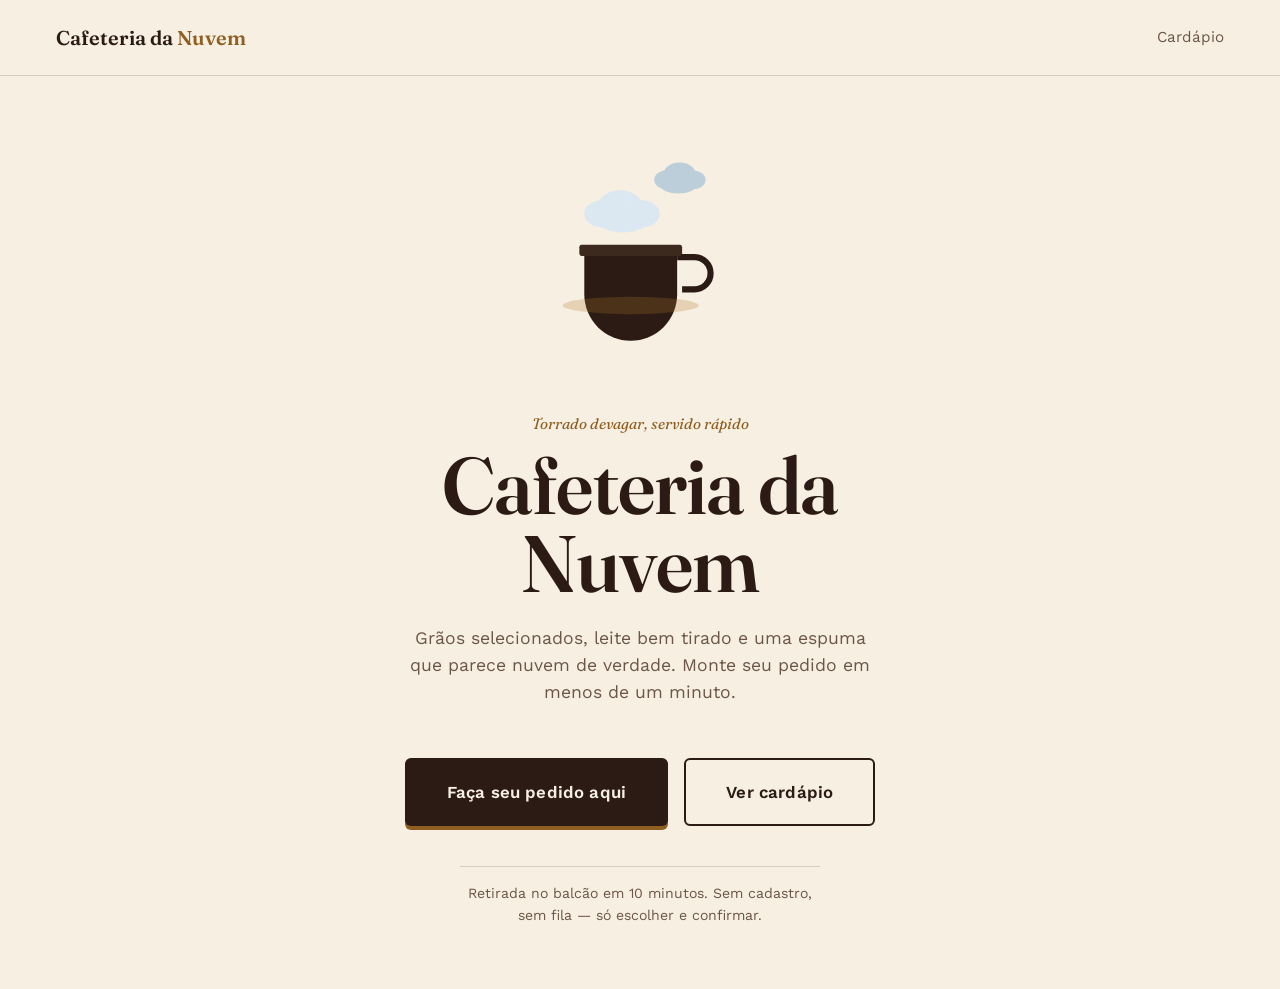
<file: index.html>
<!DOCTYPE html>
<html lang="pt-BR">
<head>
<meta charset="UTF-8">
<meta name="viewport" content="width=device-width, initial-scale=1.0">
<title>Cafeteria da Nuvem</title>
<meta name="description" content="Café de verdade, pedido em poucos cliques. Cafeteria da Nuvem.">
<link rel="icon" href="data:image/svg+xml,<svg xmlns=%22http://www.w3.org/2000/svg%22 viewBox=%220 0 100 100%22><text y=%22.9em%22 font-size=%2290%22>☁️</text></svg>">
<link rel="stylesheet" href="style.css">
</head>
<body>

<header class="topbar">
  <a class="brand" href="index.html">Cafeteria da <span>Nuvem</span></a>
  <nav>
    <a href="produtos.html">Cardápio</a>
  </nav>
</header>

<main class="hero">
  <div class="hero-art" aria-hidden="true">
    <svg viewBox="0 0 420 420" xmlns="http://www.w3.org/2000/svg">
      <!-- xícara -->
      <path d="M120 210 h150 v70 a75 75 0 0 1 -150 0 z" fill="#2b1b14"/>
      <path d="M270 220 h28 a26 26 0 0 1 0 52 h-20" fill="none" stroke="#2b1b14" stroke-width="10"/>
      <rect x="112" y="200" width="166" height="18" rx="4" fill="#3d2a1f"/>
      <!-- vapor em forma de nuvem -->
      <g fill="#dbe8f2" opacity="0.95">
        <ellipse cx="150" cy="150" rx="30" ry="22"/>
        <ellipse cx="178" cy="138" rx="36" ry="26"/>
        <ellipse cx="212" cy="150" rx="30" ry="22"/>
        <ellipse cx="182" cy="160" rx="42" ry="20"/>
      </g>
      <g fill="#8fb4d6" opacity="0.55">
        <ellipse cx="255" cy="95" rx="22" ry="16"/>
        <ellipse cx="274" cy="86" rx="26" ry="19"/>
        <ellipse cx="296" cy="95" rx="20" ry="15"/>
        <ellipse cx="272" cy="103" rx="30" ry="14"/>
      </g>
      <!-- pires -->
      <ellipse cx="195" cy="298" rx="110" ry="14" fill="#b3792f" opacity="0.25"/>
    </svg>
  </div>

  <div class="hero-copy">
    <p class="hero-kicker">Torrado devagar, servido rápido</p>
    <h1>Cafeteria da Nuvem</h1>
    <p class="lede">Grãos selecionados, leite bem tirado e uma espuma que parece nuvem de verdade. Monte seu pedido em menos de um minuto.</p>
    <div class="hero-actions">
      <a class="btn btn-primary" href="produtos.html">Faça seu pedido aqui</a>
      <a class="btn btn-ghost" href="produtos.html">Ver cardápio</a>
    </div>
    <p class="hero-note">Retirada no balcão em 10 minutos. Sem cadastro, sem fila — só escolher e confirmar.</p>
  </div>
</main>

</body>
</html>
</file>
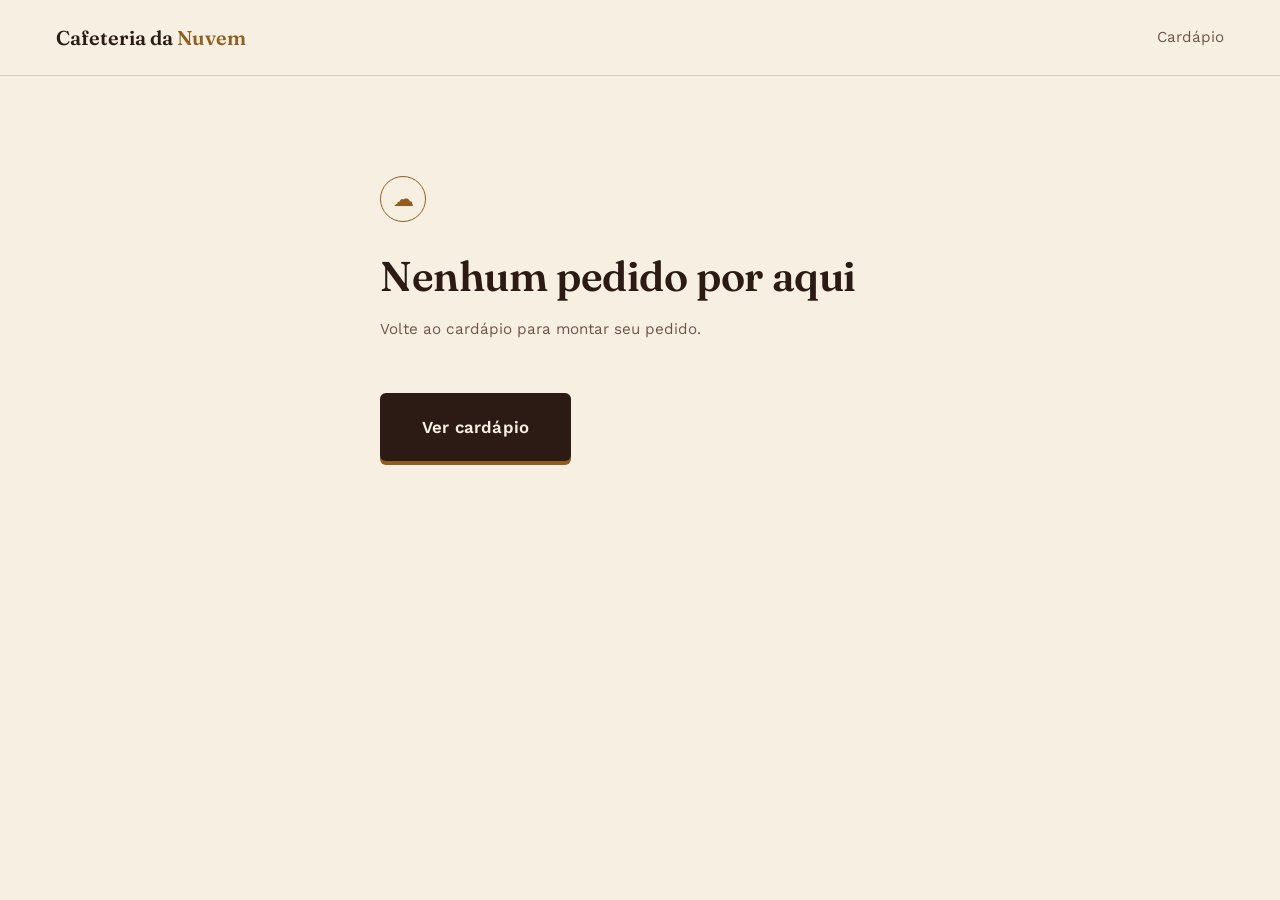
<file: confirmacao.html>
<!DOCTYPE html>
<html lang="pt-BR">
<head>
<meta charset="UTF-8">
<meta name="viewport" content="width=device-width, initial-scale=1.0">
<title>Pedido confirmado — Cafeteria da Nuvem</title>
<link rel="icon" href="data:image/svg+xml,<svg xmlns=%22http://www.w3.org/2000/svg%22 viewBox=%220 0 100 100%22><text y=%22.9em%22 font-size=%2290%22>☁️</text></svg>">
<link rel="stylesheet" href="style.css">
</head>
<body>

<header class="topbar">
  <a class="brand" href="index.html">Cafeteria da <span>Nuvem</span></a>
  <nav>
    <a href="produtos.html">Cardápio</a>
  </nav>
</header>

<main class="confirm-wrap" id="confirm-wrap">
  <!-- preenchido via script.js -->
</main>

<script src="script.js"></script>
</body>
</html>
</file>
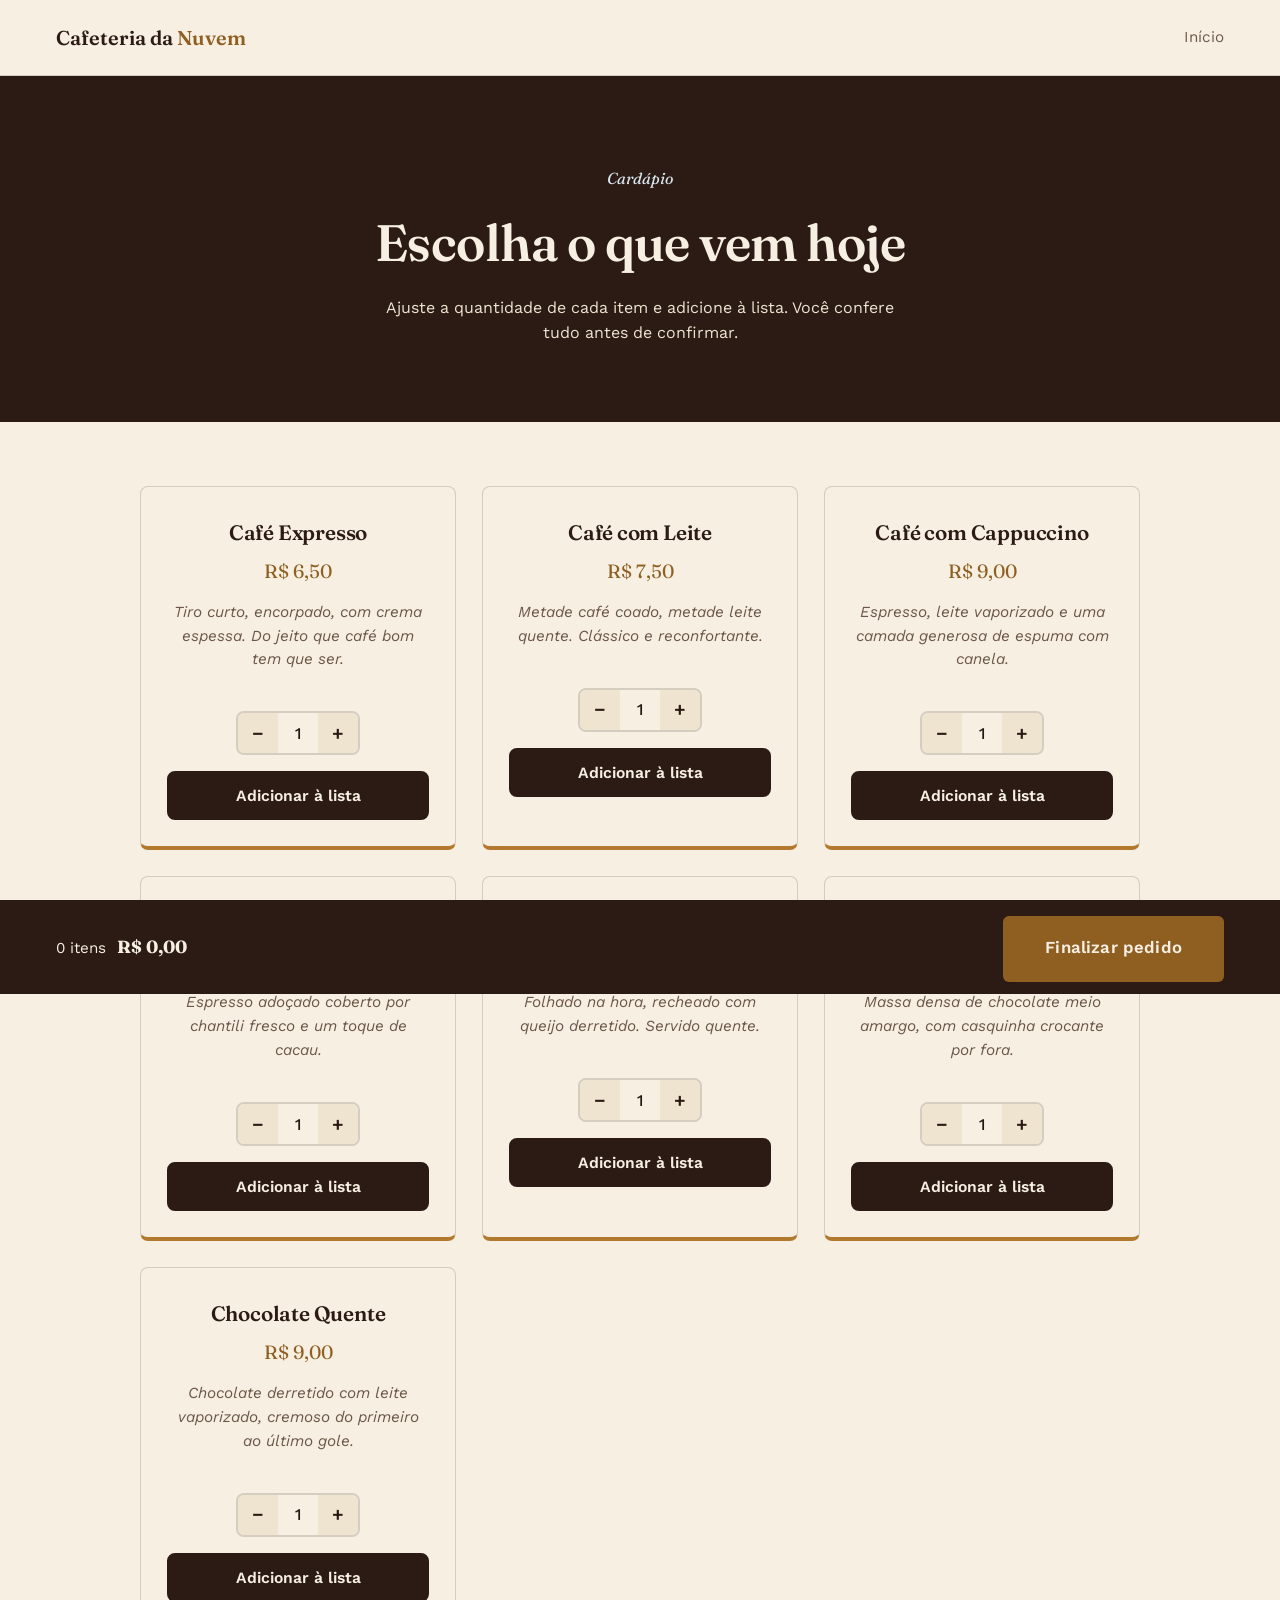
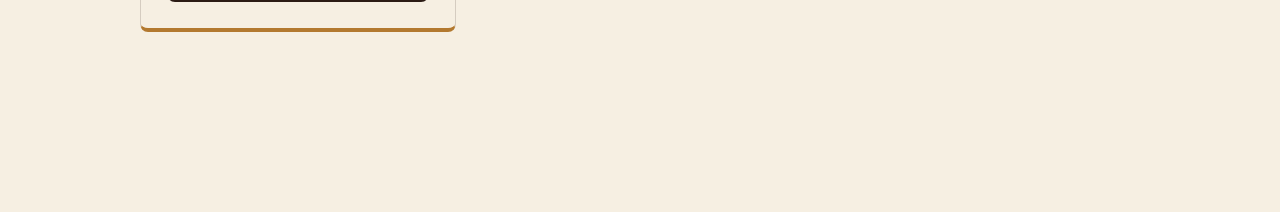
<file: produtos.html>
<!DOCTYPE html>
<html lang="pt-BR">
<head>
<meta charset="UTF-8">
<meta name="viewport" content="width=device-width, initial-scale=1.0">
<title>Cardápio — Cafeteria da Nuvem</title>
<link rel="icon" href="data:image/svg+xml,<svg xmlns=%22http://www.w3.org/2000/svg%22 viewBox=%220 0 100 100%22><text y=%22.9em%22 font-size=%2290%22>☁️</text></svg>">
<link rel="stylesheet" href="style.css">
</head>
<body>

<header class="topbar">
  <a class="brand" href="index.html">Cafeteria da <span>Nuvem</span></a>
  <nav>
    <a href="index.html">Início</a>
  </nav>
</header>

<header class="menu-banner">
  <p class="kicker">Cardápio</p>
  <h1>Escolha o que vem hoje</h1>
  <p>Ajuste a quantidade de cada item e adicione à lista. Você confere tudo antes de confirmar.</p>
</header>

<main class="menu-wrap">
  <div class="menu-grid" id="menu-list"><!-- itens inseridos via script.js --></div>
</main>

<div class="cart-bar" id="cart-bar">
  <div class="cart-info">
    <span id="cart-count">0 itens</span>
    <strong id="cart-total">R$ 0,00</strong>
  </div>
  <button class="btn btn-primary" id="btn-finalizar">Finalizar pedido</button>
</div>

<!-- popup de confirmação do pedido -->
<div class="modal-overlay" id="modal-overlay">
  <div class="modal" role="dialog" aria-modal="true" aria-labelledby="modal-title">
    <h2 id="modal-title">Seu pedido</h2>
    <p class="modal-sub">Confira os itens antes de confirmar. Clique em "Remover" para tirar algo da lista.</p>

    <div class="modal-list" id="modal-list"><!-- itens do pedido --></div>

    <div class="modal-total">
      <span>Total</span>
      <span id="modal-total-value">R$ 0,00</span>
    </div>

    <div class="modal-actions">
      <button class="btn btn-ghost" id="btn-acrescentar">Acrescentar mais itens</button>
      <button class="btn btn-primary" id="btn-confirmar">Confirmar pedido</button>
    </div>
  </div>
</div>

<script src="script.js"></script>
</body>
</html>
</file>
<file: style.css>
/* ===========================================================
   Cafeteria da Nuvem — folha de estilos compartilhada
   =========================================================== */

@import url('https://fonts.googleapis.com/css2?family=Fraunces:opsz,wght@9..144,400;9..144,500;9..144,600;9..144,700&family=Work+Sans:wght@400;500;600&display=swap');

:root {
  --espresso: #2b1b14;
  --espresso-soft: #3d2a1f;
  --cream: #f6efe2;
  --cream-2: #efe4d0;
  --caramel: #b3792f;
  --caramel-dark: #8f5f22;
  --sky: #8fb4d6;
  --sky-soft: #dbe8f2;
  --ink: #24150f;
  --ink-muted: #6b5647;
  --line: rgba(43, 27, 20, 0.16);
  --radius: 3px;
  color-scheme: light;
}

* { box-sizing: border-box; }

html { scroll-behavior: smooth; }

body {
  margin: 0;
  background: var(--cream);
  color: var(--ink);
  font-family: 'Work Sans', -apple-system, BlinkMacSystemFont, sans-serif;
  font-size: 16px;
  line-height: 1.55;
  -webkit-font-smoothing: antialiased;
}

h1, h2, h3, .display {
  font-family: 'Fraunces', Georgia, serif;
  font-weight: 600;
  letter-spacing: -0.01em;
  color: var(--espresso);
  margin: 0;
}

a { color: inherit; }

button {
  font-family: inherit;
  cursor: pointer;
}

:focus-visible {
  outline: 2px solid var(--caramel);
  outline-offset: 2px;
}

@media (prefers-reduced-motion: reduce) {
  * { animation-duration: 0.001ms !important; transition-duration: 0.001ms !important; }
}

/* ---------- topo simples usado nas páginas internas ---------- */
.topbar {
  display: flex;
  align-items: center;
  justify-content: space-between;
  padding: 22px clamp(20px, 5vw, 56px);
  border-bottom: 1px solid var(--line);
}

.topbar .brand {
  font-family: 'Fraunces', serif;
  font-size: 1.25rem;
  font-weight: 600;
  text-decoration: none;
  color: var(--espresso);
}

.topbar .brand span {
  color: var(--caramel-dark);
}

.topbar nav a {
  text-decoration: none;
  font-size: 0.95rem;
  color: var(--ink-muted);
  border-bottom: 1px solid transparent;
  padding-bottom: 2px;
  transition: border-color 0.15s ease, color 0.15s ease;
}

.topbar nav a:hover {
  color: var(--espresso);
  border-color: var(--caramel);
}

/* ---------- HERO da home ---------- */
.hero {
  display: flex;
  flex-direction: column;
  align-items: center;
  text-align: center;
  gap: 8px;
  min-height: calc(100vh - 74px);
  padding: clamp(24px, 5vh, 56px) clamp(20px, 6vw, 72px) 48px;
}

.hero-copy {
  max-width: 56ch;
  display: flex;
  flex-direction: column;
  align-items: center;
}

.hero-kicker {
  font-size: 0.95rem;
  color: var(--caramel-dark);
  margin-bottom: 10px;
  font-style: italic;
  font-family: 'Fraunces', serif;
}

.hero h1 {
  font-size: clamp(2.8rem, 7vw, 5rem);
  line-height: 0.98;
}

.hero h1 em {
  font-style: italic;
  color: var(--caramel-dark);
}

.hero p.lede {
  margin-top: 22px;
  font-size: 1.1rem;
  color: var(--ink-muted);
  max-width: 42ch;
}

.hero-actions {
  margin-top: 34px;
  display: flex;
  gap: 16px;
  flex-wrap: wrap;
  align-items: center;
  justify-content: center;
}

.btn {
  display: inline-flex;
  align-items: center;
  justify-content: center;
  gap: 8px;
  padding: 19px 40px;
  border-radius: 6px;
  font-size: 1.05rem;
  font-weight: 600;
  letter-spacing: 0.01em;
  border: 2px solid transparent;
  text-decoration: none;
  transition: transform 0.15s ease, background 0.15s ease, border-color 0.15s ease, box-shadow 0.15s ease;
}

.btn:active { transform: translateY(1px); }

.btn-primary {
  background: var(--espresso);
  color: var(--cream);
  box-shadow: 0 4px 0 0 var(--caramel-dark);
}

.btn-primary:hover {
  background: var(--espresso-soft);
  transform: translateY(-1px);
  box-shadow: 0 5px 0 0 var(--caramel-dark);
}

.btn-primary:active {
  transform: translateY(3px);
  box-shadow: 0 1px 0 0 var(--caramel-dark);
}

.btn-ghost {
  background: transparent;
  border-color: var(--espresso);
  color: var(--espresso);
}

.btn-ghost:hover {
  border-color: var(--caramel-dark);
  color: var(--caramel-dark);
  background: var(--cream-2);
}

.hero-note {
  margin-top: 40px;
  font-size: 0.88rem;
  color: var(--ink-muted);
  border-top: 1px solid var(--line);
  padding-top: 16px;
  max-width: 40ch;
}

/* ilustração de nuvem/vapor */
.hero-art {
  position: relative;
  width: min(260px, 60vw);
  margin: 0 auto 8px;
}

.hero-art svg { width: 100%; height: auto; display: block; }

/* ---------- página de produtos (cardápio) ---------- */
.menu-banner {
  text-align: center;
  padding: clamp(48px, 8vw, 76px) 20px clamp(40px, 6vw, 60px);
  background: var(--espresso);
  color: var(--cream);
}

.menu-banner .kicker {
  font-family: 'Fraunces', serif;
  font-style: italic;
  color: var(--sky-soft);
  font-size: 1rem;
  margin-bottom: 12px;
}

.menu-banner h1 {
  color: var(--cream);
  font-size: clamp(2.2rem, 5vw, 3.2rem);
}

.menu-banner p {
  color: var(--cream-2);
  margin-top: 14px;
  max-width: 52ch;
  margin-left: auto;
  margin-right: auto;
}

.menu-wrap {
  max-width: 1080px;
  margin: 0 auto;
  padding: clamp(40px, 6vw, 64px) clamp(20px, 5vw, 40px) 180px;
}

.menu-grid {
  display: grid;
  grid-template-columns: repeat(auto-fit, minmax(280px, 1fr));
  gap: 26px;
  justify-items: stretch;
}

.menu-item {
  display: flex;
  flex-direction: column;
  text-align: center;
  align-items: center;
  background: var(--cream);
  border: 1px solid var(--line);
  border-bottom: 4px solid var(--caramel);
  border-radius: 8px;
  padding: 30px 26px 26px;
}

.menu-item-top {
  display: flex;
  flex-direction: column;
  align-items: center;
  gap: 8px;
}

.menu-item-top h3 {
  font-size: 1.3rem;
  font-weight: 600;
}

.menu-item-price {
  font-family: 'Fraunces', serif;
  font-size: 1.2rem;
  color: var(--caramel-dark);
}

.menu-item-desc {
  color: var(--ink-muted);
  font-size: 0.96rem;
  font-style: italic;
  margin-top: 14px;
  max-width: 34ch;
}

.menu-item-controls {
  display: flex;
  flex-direction: column;
  align-items: center;
  gap: 16px;
  margin-top: 24px;
  width: 100%;
}

.qty {
  display: inline-flex;
  align-items: center;
  border: 2px solid var(--line);
  border-radius: 8px;
  overflow: hidden;
}

.qty button {
  background: var(--cream-2);
  border: none;
  width: 40px;
  height: 40px;
  font-size: 1.2rem;
  font-weight: 600;
  color: var(--espresso);
}

.qty button:hover { background: var(--sky-soft); }

.qty span {
  width: 40px;
  text-align: center;
  font-size: 1.02rem;
  font-weight: 500;
}

.add-btn {
  border: 2px solid var(--espresso);
  background: var(--espresso);
  color: var(--cream);
  padding: 13px 22px;
  border-radius: 8px;
  font-size: 0.98rem;
  font-weight: 600;
  width: 100%;
  transition: background 0.15s ease, color 0.15s ease, transform 0.15s ease;
}

.add-btn:hover { background: var(--espresso-soft); transform: translateY(-1px); }

.add-btn.added {
  background: var(--caramel-dark);
  border-color: var(--caramel-dark);
  color: var(--cream);
}

/* barra fixa do carrinho */
.cart-bar {
  position: fixed;
  left: 0; right: 0; bottom: 0;
  background: var(--espresso);
  color: var(--cream);
  padding: 16px clamp(20px, 5vw, 56px);
  display: flex;
  align-items: center;
  justify-content: space-between;
  gap: 16px;
  transform: translateY(100%);
  transition: transform 0.25s ease;
  z-index: 40;
}

.cart-bar.visible { transform: translateY(0); }

.cart-bar .cart-info {
  font-size: 0.95rem;
}

.cart-bar .cart-info strong {
  font-family: 'Fraunces', serif;
  font-size: 1.1rem;
  margin-left: 6px;
}

.cart-bar .btn-primary {
  background: var(--caramel-dark);
}

.cart-bar .btn-primary:hover { background: var(--caramel); }

/* ---------- modal de confirmação ---------- */
.modal-overlay {
  position: fixed;
  inset: 0;
  background: rgba(36, 21, 15, 0.55);
  display: none;
  align-items: center;
  justify-content: center;
  padding: 20px;
  z-index: 60;
}

.modal-overlay.open { display: flex; }

.modal {
  background: var(--cream);
  border-radius: var(--radius);
  max-width: 460px;
  width: 100%;
  max-height: 85vh;
  overflow-y: auto;
  padding: 32px 30px 28px;
  border: 1px solid var(--line);
}

.modal h2 {
  font-size: 1.6rem;
}

.modal .modal-sub {
  color: var(--ink-muted);
  font-size: 0.92rem;
  margin-top: 6px;
}

.modal-list {
  margin: 24px 0;
  border-top: 1px solid var(--line);
}

.modal-list .row {
  display: grid;
  grid-template-columns: 1fr auto auto;
  align-items: center;
  gap: 6px 14px;
  padding: 12px 0;
  border-bottom: 1px solid var(--line);
  font-size: 0.95rem;
}

.modal-list .row .name { color: var(--ink); }
.modal-list .row .qty-x { color: var(--ink-muted); margin-left: 6px; }
.modal-list .row .price { font-family: 'Fraunces', serif; color: var(--caramel-dark); }

.modal-list .row .remove-btn {
  background: none;
  border: none;
  padding: 4px 2px;
  font-size: 0.82rem;
  color: var(--ink-muted);
  text-decoration: underline;
  text-underline-offset: 2px;
  transition: color 0.15s ease;
}

.modal-list .row .remove-btn:hover {
  color: #b3432f;
}

.modal-total {
  display: flex;
  justify-content: space-between;
  align-items: baseline;
  font-family: 'Fraunces', serif;
  font-size: 1.3rem;
  padding-top: 6px;
}

.modal-actions {
  margin-top: 26px;
  display: flex;
  flex-direction: column;
  gap: 10px;
}

.modal-actions .btn { justify-content: center; width: 100%; }

.modal-empty {
  color: var(--ink-muted);
  font-style: italic;
  padding: 18px 0;
}

/* ---------- página de confirmação ---------- */
.confirm-wrap {
  max-width: 560px;
  margin: 0 auto;
  padding: clamp(60px, 10vw, 100px) 20px;
  text-align: left;
}

.confirm-mark {
  width: 46px;
  height: 46px;
  border-radius: 50%;
  border: 1px solid var(--caramel-dark);
  display: flex;
  align-items: center;
  justify-content: center;
  color: var(--caramel-dark);
  font-family: 'Fraunces', serif;
  font-size: 1.3rem;
  margin-bottom: 22px;
}

.confirm-wrap h1 {
  font-size: clamp(2rem, 4.5vw, 2.6rem);
}

.confirm-order-no {
  color: var(--ink-muted);
  margin-top: 10px;
  font-size: 0.95rem;
}

.confirm-order-no strong { color: var(--espresso); }

.confirm-list {
  margin-top: 34px;
  border-top: 1px solid var(--line);
}

.confirm-list .row {
  display: flex;
  justify-content: space-between;
  padding: 14px 0;
  border-bottom: 1px solid var(--line);
}

.confirm-total {
  display: flex;
  justify-content: space-between;
  font-family: 'Fraunces', serif;
  font-size: 1.25rem;
  padding-top: 14px;
}

.confirm-wrap .btn { margin-top: 36px; }

@media (max-width: 760px) {
  .hero { min-height: auto; padding-top: 36px; }
  .topbar nav { display: none; }
}
</file>
